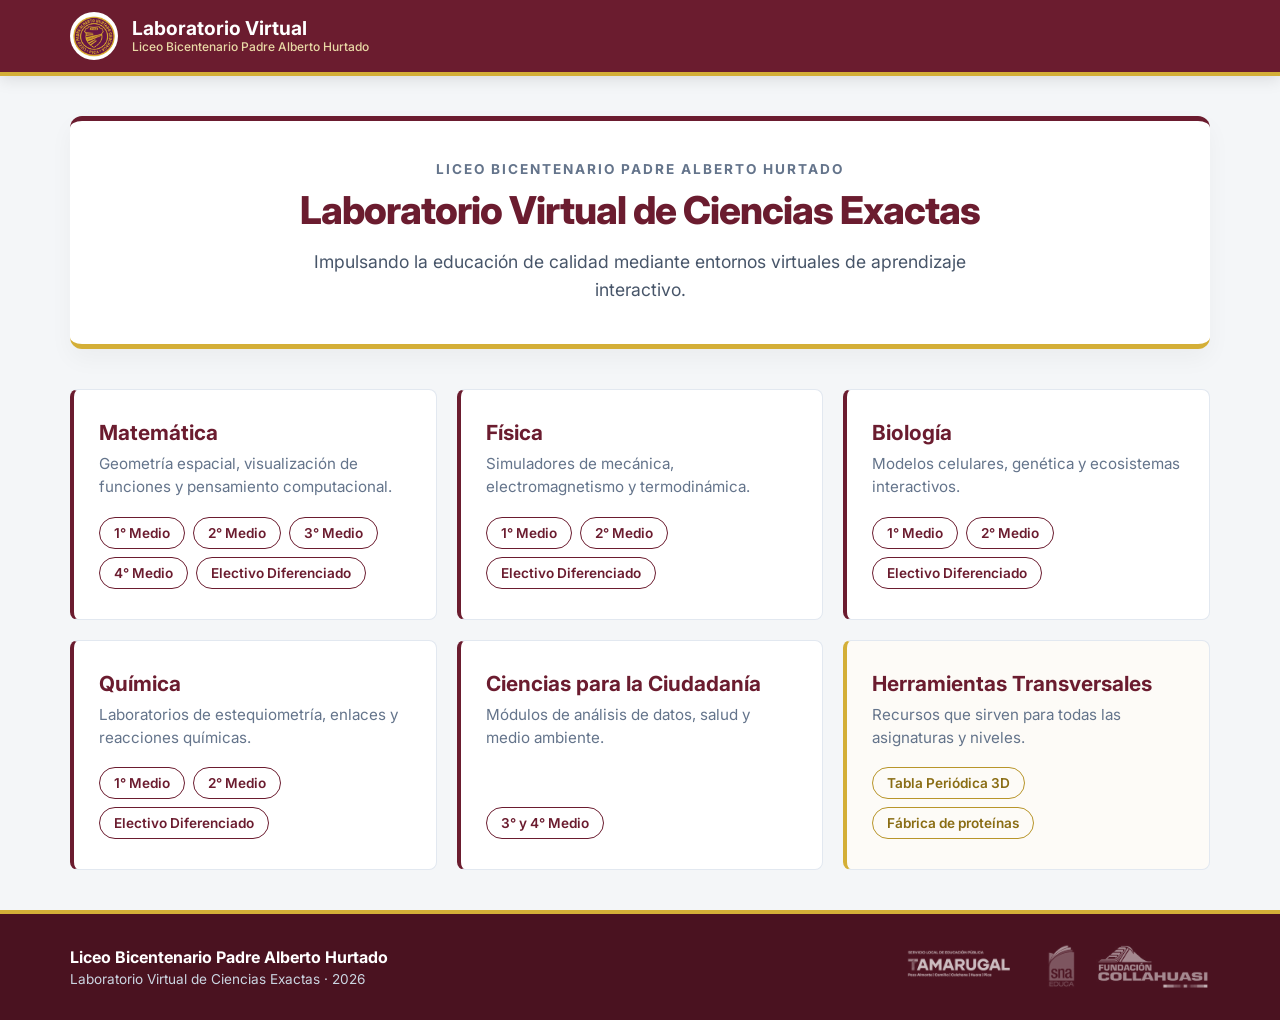
<file: index.html>
<!DOCTYPE html>
<html lang="es">
<head>
    <meta charset="UTF-8">
    <meta name="viewport" content="width=device-width, initial-scale=1.0">
    <title>Laboratorio Virtual - LBPH</title>
    <link href="https://fonts.googleapis.com/css2?family=Inter:wght@400;500;600;700;800&display=swap" rel="stylesheet">
    <link rel="stylesheet" href="css/estilo.css">
</head>
<body>

    <!-- HEADER -->
    <header class="site-header">
        <div class="header-inner">
            <a href="index.html" class="brand">
                <img src="img/lbph.png" alt="Logo Liceo Bicentenario Padre Alberto Hurtado" class="brand-logo">
                <span class="brand-text">
                    <span class="brand-name">Laboratorio Virtual</span>
                    <span class="brand-school">Liceo Bicentenario Padre Alberto Hurtado</span>
                </span>
            </a>
        </div>
    </header>

    <!-- CONTENIDO PRINCIPAL -->
    <main class="site-main">
        <div class="container">

            <!-- PRESENTACIÓN -->
            <section class="hero-box">
                <h3 class="subtitle-hero">Liceo Bicentenario Padre Alberto Hurtado</h3>
                <h1 class="main-title">Laboratorio Virtual de Ciencias Exactas</h1>
                <p class="description-hero">Impulsando la educación de calidad mediante entornos virtuales de aprendizaje interactivo.</p>
            </section>

            <!-- ASIGNATURAS -->
            <section class="dashboard-grid">

                <div class="subject-card">
                    <h3>Matemática</h3>
                    <p>Geometría espacial, visualización de funciones y pensamiento computacional.</p>
                    <ul class="level-links">
                        <li><a href="matematica/1-medio/index.html">1° Medio</a></li>
                        <li><a href="matematica/2-medio/index.html">2° Medio</a></li>
                        <li><a href="matematica/3-medio/index.html">3° Medio</a></li>
                        <li><a href="matematica/4-medio/index.html">4° Medio</a></li>
                        <li><a href="matematica/electivo/index.html">Electivo Diferenciado</a></li>
                    </ul>
                </div>

                <div class="subject-card">
                    <h3>Física</h3>
                    <p>Simuladores de mecánica, electromagnetismo y termodinámica.</p>
                    <ul class="level-links">
                        <li><a href="fisica/1-medio/index.html">1° Medio</a></li>
                        <li><a href="fisica/2-medio/index.html">2° Medio</a></li>
                        <li><a href="fisica/electivo/index.html">Electivo Diferenciado</a></li>
                    </ul>
                </div>

                <div class="subject-card">
                    <h3>Biología</h3>
                    <p>Modelos celulares, genética y ecosistemas interactivos.</p>
                    <ul class="level-links">
                        <li><a href="biologia/1-medio/index.html">1° Medio</a></li>
                        <li><a href="biologia/2-medio/index.html">2° Medio</a></li>
                        <li><a href="biologia/electivo/index.html">Electivo Diferenciado</a></li>
                    </ul>
                </div>

                <div class="subject-card">
                    <h3>Química</h3>
                    <p>Laboratorios de estequiometría, enlaces y reacciones químicas.</p>
                    <ul class="level-links">
                        <li><a href="quimica/1-medio/index.html">1° Medio</a></li>
                        <li><a href="quimica/2-medio/index.html">2° Medio</a></li>
                        <li><a href="quimica/electivo/index.html">Electivo Diferenciado</a></li>
                    </ul>
                </div>

                <div class="subject-card">
                    <h3>Ciencias para la Ciudadanía</h3>
                    <p>Módulos de análisis de datos, salud y medio ambiente.</p>
                    <ul class="level-links">
                        <li><a href="ciudadania/3-4-medio/index.html">3° y 4° Medio</a></li>
                    </ul>
                </div>

                <div class="subject-card highlight-card" id="herramientas">
                    <h3>Herramientas Transversales</h3>
                    <p>Recursos que sirven para todas las asignaturas y niveles.</p>
                    <ul class="level-links">
                        <li><a href="herramientas/tabla-periodica/index.html">Tabla Periódica 3D</a></li>
                        <li><a href="herramientas/ribosoma/index.html">Fábrica de proteínas</a></li>
                    </ul>
                </div>

            </section>
        </div>
    </main>

    <!-- FOOTER -->
    <footer class="site-footer">
        <div class="footer-inner">
            <div>
                <p class="footer-school">Liceo Bicentenario Padre Alberto Hurtado</p>
                <p class="footer-copy">Laboratorio Virtual de Ciencias Exactas · 2026</p>
            </div>
            <div class="footer-logos">
                <img src="img/slep.jpeg" alt="SLEP" class="partner-logo">
                <img src="img/sna.jpeg" alt="SNA" class="partner-logo">
                <img src="img/fc.jpeg" alt="Collahuasi" class="partner-logo">
            </div>
        </div>
    </footer>

</body>
</html>
</file>
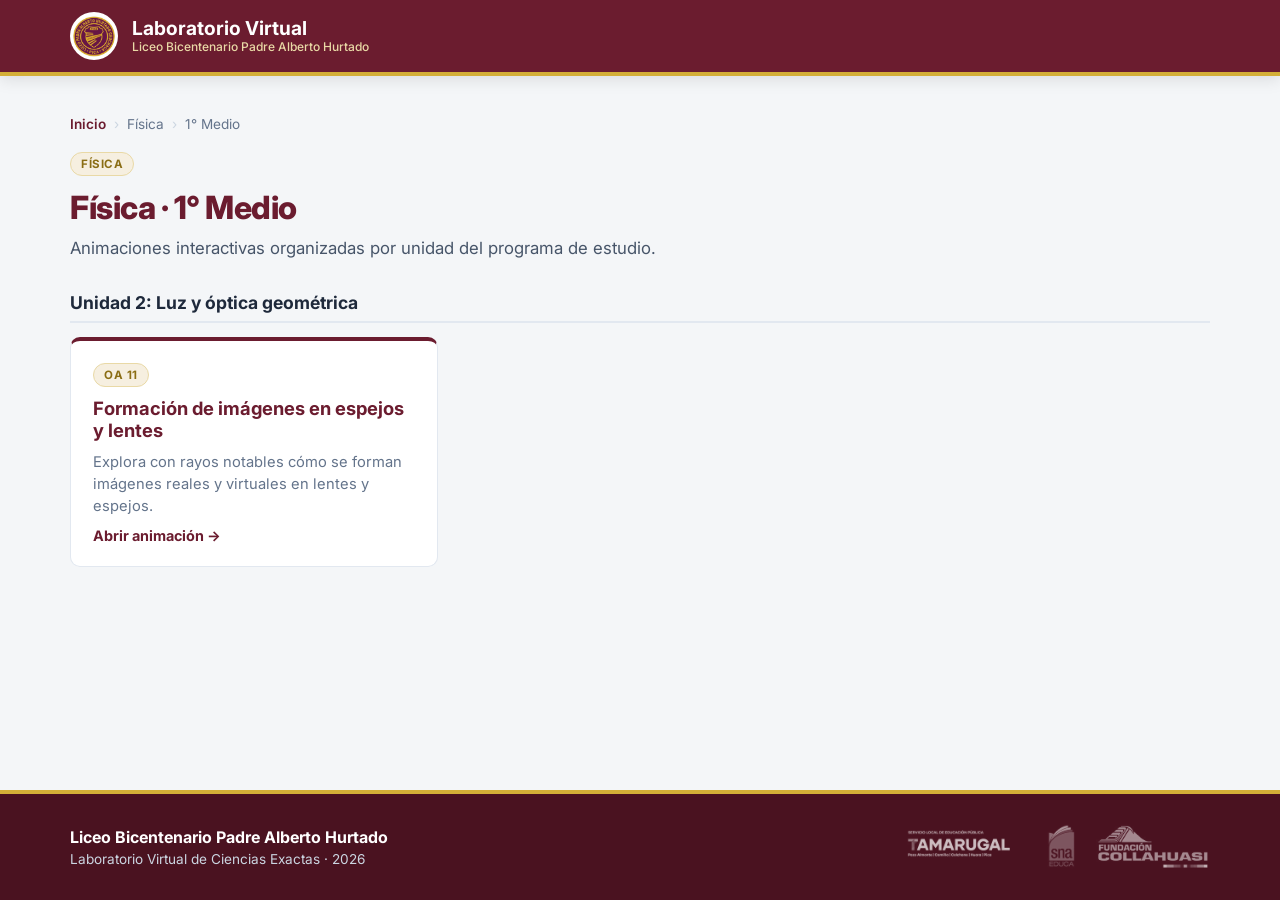
<file: fisica/1-medio/index.html>
<!DOCTYPE html>
<html lang="es">
<head>
    <meta charset="UTF-8">
    <meta name="viewport" content="width=device-width, initial-scale=1.0">
    <title>Física 1° Medio - Laboratorio Virtual</title>
    <link href="https://fonts.googleapis.com/css2?family=Inter:wght@400;500;600;700;800&display=swap" rel="stylesheet">
    <link rel="stylesheet" href="../../css/estilo.css">
</head>
<body>

    <!-- HEADER -->
    <header class="site-header">
        <div class="header-inner">
            <a href="../../index.html" class="brand">
                <img src="../../img/lbph.png" alt="Logo Liceo Bicentenario Padre Alberto Hurtado" class="brand-logo">
                <span class="brand-text">
                    <span class="brand-name">Laboratorio Virtual</span>
                    <span class="brand-school">Liceo Bicentenario Padre Alberto Hurtado</span>
                </span>
            </a>
        </div>
    </header>

    <!-- CONTENIDO PRINCIPAL: PÁGINA DE NIVEL -->
    <main class="site-main">
        <div class="container">

            <nav class="breadcrumb">
                <a href="../../index.html">Inicio</a>
                <span class="sep">›</span>
                <span>Física</span>
                <span class="sep">›</span>
                <span>1° Medio</span>
            </nav>

            <section class="page-head">
                <span class="tag">Física</span>
                <h1 class="page-title">Física · 1° Medio</h1>
                <p class="page-desc">Animaciones interactivas organizadas por unidad del programa de estudio.</p>
            </section>

            <!-- UNIDAD 2 -->
            <section class="unit-block">
                <h2 class="unit-title">Unidad 2: Luz y óptica geométrica</h2>
                <div class="anim-grid">
                    <a href="optica/index.html" class="anim-card">
                        <span class="tag">OA 11</span>
                        <h3>Formación de imágenes en espejos y lentes</h3>
                        <p>Explora con rayos notables cómo se forman imágenes reales y virtuales en lentes y espejos.</p>
                        <span class="abrir">Abrir animación →</span>
                    </a>
                </div>
            </section>

        </div>
    </main>

    <!-- FOOTER -->
    <footer class="site-footer">
        <div class="footer-inner">
            <div>
                <p class="footer-school">Liceo Bicentenario Padre Alberto Hurtado</p>
                <p class="footer-copy">Laboratorio Virtual de Ciencias Exactas · 2026</p>
            </div>
            <div class="footer-logos">
                <img src="../../img/slep.jpeg" alt="SLEP" class="partner-logo">
                <img src="../../img/sna.jpeg" alt="SNA" class="partner-logo">
                <img src="../../img/fc.jpeg" alt="Collahuasi" class="partner-logo">
            </div>
        </div>
    </footer>

</body>
</html>
</file>
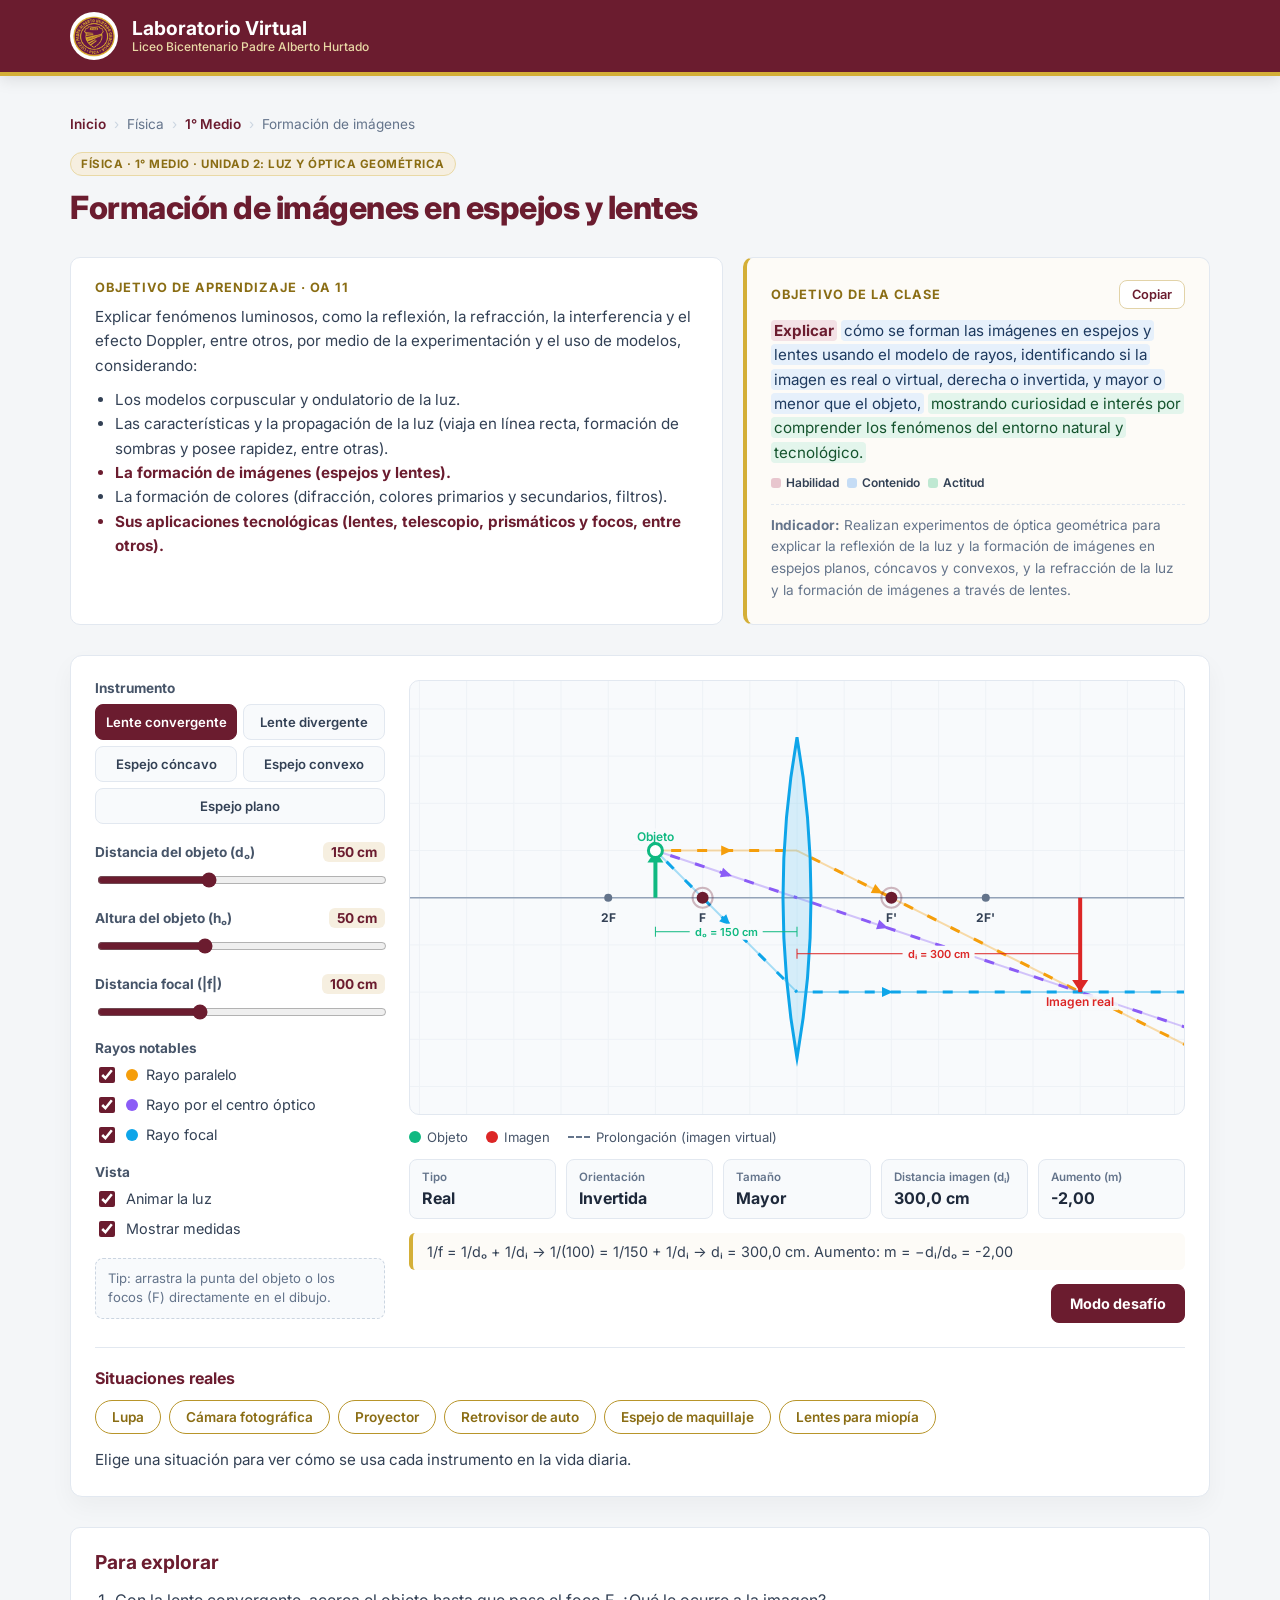
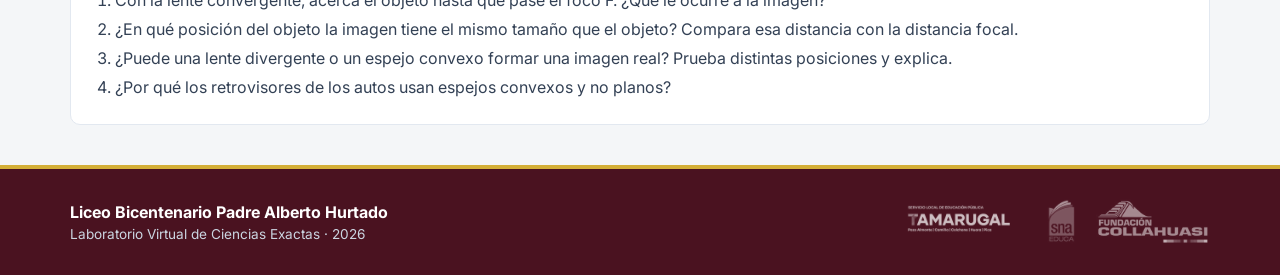
<file: fisica/1-medio/optica/index.html>
<!DOCTYPE html>
<html lang="es">
<head>
    <meta charset="UTF-8">
    <meta name="viewport" content="width=device-width, initial-scale=1.0">
    <title>Formación de imágenes - Laboratorio Virtual</title>
    <link href="https://fonts.googleapis.com/css2?family=Inter:wght@400;500;600;700;800&display=swap" rel="stylesheet">
    <link rel="stylesheet" href="../../../css/estilo.css">
    <link rel="stylesheet" href="simulador.css">
</head>
<body>

    <!-- HEADER -->
    <header class="site-header">
        <div class="header-inner">
            <a href="../../../index.html" class="brand">
                <img src="../../../img/lbph.png" alt="Logo Liceo Bicentenario Padre Alberto Hurtado" class="brand-logo">
                <span class="brand-text">
                    <span class="brand-name">Laboratorio Virtual</span>
                    <span class="brand-school">Liceo Bicentenario Padre Alberto Hurtado</span>
                </span>
            </a>
        </div>
    </header>

    <!-- CONTENIDO PRINCIPAL: ANIMACIÓN CON OA -->
    <main class="site-main">
        <div class="container">

            <nav class="breadcrumb">
                <a href="../../../index.html">Inicio</a>
                <span class="sep">›</span>
                <span>Física</span>
                <span class="sep">›</span>
                <a href="../index.html">1° Medio</a>
                <span class="sep">›</span>
                <span>Formación de imágenes</span>
            </nav>

            <section class="page-head">
                <span class="tag">Física · 1° Medio · Unidad 2: Luz y óptica geométrica</span>
                <h1 class="page-title">Formación de imágenes en espejos y lentes</h1>
            </section>

            <!-- FICHA DE LA CLASE -->
            <section class="lesson-grid">
                <article class="lesson-card">
                    <h2>Objetivo de Aprendizaje · OA 11</h2>
                    <p>Explicar fenómenos luminosos, como la reflexión, la refracción, la interferencia y el efecto Doppler, entre otros, por medio de la experimentación y el uso de modelos, considerando:</p>
                    <ul>
                        <li>Los modelos corpuscular y ondulatorio de la luz.</li>
                        <li>Las características y la propagación de la luz (viaja en línea recta, formación de sombras y posee rapidez, entre otras).</li>
                        <li class="destacado">La formación de imágenes (espejos y lentes).</li>
                        <li>La formación de colores (difracción, colores primarios y secundarios, filtros).</li>
                        <li class="destacado">Sus aplicaciones tecnológicas (lentes, telescopio, prismáticos y focos, entre otros).</li>
                    </ul>
                </article>
                <article class="lesson-card objetivo">
                    <div class="objetivo-cabecera">
                        <h2>Objetivo de la clase</h2>
                        <button type="button" class="btn-copiar" data-copiar="texto-objetivo">Copiar</button>
                    </div>
                    <div id="texto-objetivo">
                        <p class="objetivo-frase"><span class="obj-habilidad">Explicar</span> <span class="obj-contenido">cómo se forman las imágenes en espejos y lentes usando el modelo de rayos, identificando si la imagen es real o virtual, derecha o invertida, y mayor o menor que el objeto,</span> <span class="obj-actitud">mostrando curiosidad e interés por comprender los fenómenos del entorno natural y tecnológico.</span></p>
                        <ul class="objetivo-leyenda">
                            <li class="ley-habilidad">Habilidad</li>
                            <li class="ley-contenido">Contenido</li>
                            <li class="ley-actitud">Actitud</li>
                        </ul>
                        <p class="indicador"><strong>Indicador:</strong> Realizan experimentos de óptica geométrica para explicar la reflexión de la luz y la formación de imágenes en espejos planos, cóncavos y convexos, y la refracción de la luz y la formación de imágenes a través de lentes.</p>
                    </div>
                </article>
            </section>

            <!-- SIMULADOR -->
            <section class="sim">
                <div class="sim-layout">

                    <!-- Panel de control -->
                    <aside class="sim-panel">
                        <div class="sim-group">
                            <span class="sim-label">Instrumento</span>
                            <div class="sim-segment" id="instrumentos">
                                <button data-tipo="lente-conv" class="activo">Lente convergente</button>
                                <button data-tipo="lente-div">Lente divergente</button>
                                <button data-tipo="espejo-conc">Espejo cóncavo</button>
                                <button data-tipo="espejo-conv">Espejo convexo</button>
                                <button data-tipo="espejo-plano">Espejo plano</button>
                            </div>
                        </div>

                        <div class="sim-group">
                            <label class="sim-label" for="rango-d">Distancia del objeto (dₒ) <output id="valor-d">150 cm</output></label>
                            <input type="range" id="rango-d" min="10" max="380" value="150">
                        </div>

                        <div class="sim-group">
                            <label class="sim-label" for="rango-h">Altura del objeto (hₒ) <output id="valor-h">50 cm</output></label>
                            <input type="range" id="rango-h" min="10" max="120" value="50">
                        </div>

                        <div class="sim-group" id="grupo-f">
                            <label class="sim-label" for="rango-f">Distancia focal (|f|) <output id="valor-f">100 cm</output></label>
                            <input type="range" id="rango-f" min="20" max="250" value="100">
                        </div>

                        <div class="sim-group">
                            <span class="sim-label">Rayos notables</span>
                            <label class="sim-check"><input type="checkbox" id="ver-r1" checked><i class="dot r1"></i> Rayo paralelo</label>
                            <label class="sim-check"><input type="checkbox" id="ver-r2" checked><i class="dot r2"></i> <span id="nombre-r2">Rayo por el centro óptico</span></label>
                            <label class="sim-check"><input type="checkbox" id="ver-r3" checked><i class="dot r3"></i> Rayo focal</label>
                        </div>

                        <div class="sim-group">
                            <span class="sim-label">Vista</span>
                            <label class="sim-check"><input type="checkbox" id="ver-animacion" checked> Animar la luz</label>
                            <label class="sim-check"><input type="checkbox" id="ver-medidas" checked> Mostrar medidas</label>
                        </div>

                        <p class="sim-tip">Tip: arrastra la punta del objeto o los focos (F) directamente en el dibujo.</p>
                    </aside>

                    <!-- Escenario -->
                    <div class="sim-stage">
                        <div class="sim-canvas-wrap" id="contenedor-lienzo">
                            <canvas id="lienzo"></canvas>
                        </div>

                        <div class="sim-legend">
                            <span><i class="dot objeto"></i> Objeto</span>
                            <span><i class="dot imagen"></i> Imagen</span>
                            <span><i class="linea-virtual"></i> Prolongación (imagen virtual)</span>
                        </div>

                        <!-- Resultados -->
                        <div class="sim-results">
                            <div class="sim-chip"><span>Tipo</span><strong id="res-tipo">Real</strong></div>
                            <div class="sim-chip"><span>Orientación</span><strong id="res-orientacion">Invertida</strong></div>
                            <div class="sim-chip"><span>Tamaño</span><strong id="res-tamano">Mayor</strong></div>
                            <div class="sim-chip"><span>Distancia imagen (dᵢ)</span><strong id="res-di">300 cm</strong></div>
                            <div class="sim-chip"><span>Aumento (m)</span><strong id="res-m">-2,00</strong></div>
                        </div>
                        <p class="sim-ecuacion" id="ecuacion"></p>

                        <!-- Modo desafío -->
                        <div class="sim-desafio" id="panel-desafio" hidden>
                            <h3>Desafío: predice la imagen antes de verla</h3>
                            <div class="sim-pregunta" data-clave="tipo">
                                <span>Tipo:</span>
                                <button data-valor="Real">Real</button>
                                <button data-valor="Virtual">Virtual</button>
                            </div>
                            <div class="sim-pregunta" data-clave="orientacion">
                                <span>Orientación:</span>
                                <button data-valor="Derecha">Derecha</button>
                                <button data-valor="Invertida">Invertida</button>
                            </div>
                            <div class="sim-pregunta" data-clave="tamano">
                                <span>Tamaño:</span>
                                <button data-valor="Mayor">Mayor</button>
                                <button data-valor="Menor">Menor</button>
                                <button data-valor="Igual">Igual</button>
                            </div>
                            <div class="sim-desafio-acciones">
                                <button class="btn-principal" id="btn-comprobar">Comprobar</button>
                                <button class="btn-secundario" id="btn-nuevo">Nuevo desafío</button>
                                <span class="sim-puntaje" id="puntaje">Aciertos: 0 de 0</span>
                            </div>
                            <p class="sim-feedback" id="feedback"></p>
                        </div>

                        <div class="sim-acciones">
                            <button class="btn-principal" id="btn-desafio">Modo desafío</button>
                        </div>
                    </div>
                </div>

                <!-- Situaciones reales -->
                <div class="sim-situaciones">
                    <h3>Situaciones reales</h3>
                    <div class="sim-situaciones-botones" id="situaciones">
                        <button data-caso="lupa">Lupa</button>
                        <button data-caso="camara">Cámara fotográfica</button>
                        <button data-caso="proyector">Proyector</button>
                        <button data-caso="retrovisor">Retrovisor de auto</button>
                        <button data-caso="maquillaje">Espejo de maquillaje</button>
                        <button data-caso="miopia">Lentes para miopía</button>
                    </div>
                    <p class="sim-situacion-texto" id="texto-situacion">Elige una situación para ver cómo se usa cada instrumento en la vida diaria.</p>
                </div>
            </section>

            <!-- PREGUNTAS -->
            <section class="explora">
                <h2>Para explorar</h2>
                <ol>
                    <li>Con la lente convergente, acerca el objeto hasta que pase el foco F. ¿Qué le ocurre a la imagen?</li>
                    <li>¿En qué posición del objeto la imagen tiene el mismo tamaño que el objeto? Compara esa distancia con la distancia focal.</li>
                    <li>¿Puede una lente divergente o un espejo convexo formar una imagen real? Prueba distintas posiciones y explica.</li>
                    <li>¿Por qué los retrovisores de los autos usan espejos convexos y no planos?</li>
                </ol>
            </section>

        </div>
    </main>

    <script src="../../../js/objetivo.js"></script>
    <script src="simulador.js"></script>

    <!-- FOOTER -->
    <footer class="site-footer">
        <div class="footer-inner">
            <div>
                <p class="footer-school">Liceo Bicentenario Padre Alberto Hurtado</p>
                <p class="footer-copy">Laboratorio Virtual de Ciencias Exactas · 2026</p>
            </div>
            <div class="footer-logos">
                <img src="../../../img/slep.jpeg" alt="SLEP" class="partner-logo">
                <img src="../../../img/sna.jpeg" alt="SNA" class="partner-logo">
                <img src="../../../img/fc.jpeg" alt="Collahuasi" class="partner-logo">
            </div>
        </div>
    </footer>

</body>
</html>
</file>
<file: css/estilo.css>
/* =========================================
   LABORATORIO VIRTUAL - ESTILO GENERAL
   Colores: burdeos #6B1C2F y dorado #D4AF37
   ========================================= */

* {
    box-sizing: border-box;
}

body {
    margin: 0;
    font-family: 'Inter', sans-serif;
    background-color: #f4f6f8;
    color: #1e293b;
    display: flex;
    flex-direction: column;
    min-height: 100vh;
}

/* --- HEADER --- */
.site-header {
    background-color: #6B1C2F;
    border-bottom: 4px solid #D4AF37;
    position: sticky;
    top: 0;
    z-index: 100;
    box-shadow: 0 4px 15px rgba(0, 0, 0, 0.1);
}

.header-inner {
    max-width: 1200px;
    margin: 0 auto;
    padding: 12px 30px;
    display: flex;
    align-items: center;
    justify-content: space-between;
    gap: 20px;
}

.brand {
    display: flex;
    align-items: center;
    gap: 14px;
    color: #ffffff;
    text-decoration: none;
}

.brand-logo {
    height: 48px;
    width: 48px;
    background: #ffffff;
    border-radius: 50%;
    padding: 3px;
    object-fit: contain;
}

.brand-text {
    display: flex;
    flex-direction: column;
    line-height: 1.2;
}

.brand-name {
    font-size: 1.2rem;
    font-weight: 700;
}

.brand-school {
    font-size: 0.75rem;
    color: #e9d9a6;
    font-weight: 500;
}

/* --- CONTENIDO PRINCIPAL --- */
.site-main {
    flex: 1;
    width: 100%;
}

.container {
    max-width: 1200px;
    margin: 0 auto;
    padding: 40px 30px;
}

/* --- HERO --- */
.hero-box {
    background: #ffffff;
    border-top: 5px solid #6B1C2F;
    border-bottom: 5px solid #D4AF37;
    padding: 40px;
    border-radius: 12px;
    text-align: center;
    margin-bottom: 40px;
    box-shadow: 0 10px 25px rgba(0, 0, 0, 0.04);
}

.subtitle-hero {
    color: #64748b;
    text-transform: uppercase;
    letter-spacing: 2px;
    font-size: 0.85rem;
    margin: 0 0 10px 0;
}

.main-title {
    color: #6B1C2F;
    font-size: 2.4rem;
    font-weight: 800;
    margin: 0 0 15px 0;
    letter-spacing: -1px;
}

.description-hero {
    color: #475569;
    font-size: 1.1rem;
    max-width: 700px;
    margin: 0 auto;
    line-height: 1.6;
}

/* --- TARJETAS DE ASIGNATURAS --- */
.dashboard-grid {
    display: grid;
    grid-template-columns: repeat(auto-fit, minmax(300px, 1fr));
    gap: 20px;
}

.subject-card {
    background: #ffffff;
    padding: 30px 25px;
    border-radius: 8px;
    border: 1px solid #e2e8f0;
    border-left: 4px solid #6B1C2F;
    transition: 0.2s;
    display: flex;
    flex-direction: column;
}

.subject-card:hover {
    box-shadow: 0 10px 20px rgba(0, 0, 0, 0.06);
    border-left-color: #D4AF37;
}

.subject-card h3 {
    color: #6B1C2F;
    margin: 0 0 8px 0;
    font-size: 1.3rem;
}

.subject-card p {
    color: #64748b;
    margin: 0 0 18px 0;
    font-size: 0.95rem;
    line-height: 1.5;
}

.level-links {
    list-style: none;
    padding: 0;
    margin: auto 0 0 0;
    display: flex;
    flex-wrap: wrap;
    gap: 8px;
}

.level-links a {
    display: inline-block;
    padding: 7px 14px;
    border: 1px solid #6B1C2F;
    border-radius: 20px;
    color: #6B1C2F;
    text-decoration: none;
    font-size: 0.85rem;
    font-weight: 600;
    transition: 0.2s;
}

.level-links a:hover {
    background-color: #6B1C2F;
    color: #ffffff;
}

/* Tarjeta de Herramientas Transversales */
.highlight-card {
    border-left-color: #D4AF37;
    background: #fdfbf7;
}

.highlight-card .level-links a {
    border-color: #b8952a;
    color: #8a6d14;
}

.highlight-card .level-links a:hover {
    background-color: #D4AF37;
    color: #1e293b;
}

/* --- FOOTER --- */
.site-footer {
    background-color: #4A1220;
    border-top: 4px solid #D4AF37;
    color: #e2e8f0;
}

.footer-inner {
    max-width: 1200px;
    margin: 0 auto;
    padding: 30px;
    display: flex;
    align-items: center;
    justify-content: space-between;
    flex-wrap: wrap;
    gap: 20px;
}

.footer-school {
    margin: 0 0 4px 0;
    font-weight: 700;
    color: #ffffff;
}

.footer-copy {
    margin: 0;
    font-size: 0.85rem;
    color: #cbd5e1;
}

.footer-logos {
    display: flex;
    gap: 12px;
    align-items: center;
}

.partner-logo {
    height: 46px;
    object-fit: contain;
    border-radius: 6px;
    filter: grayscale(1) invert(1);
    mix-blend-mode: screen;
    opacity: 0.85;
    transition: 0.3s;
}

.partner-logo:hover {
    filter: none;
    mix-blend-mode: normal;
    opacity: 1;
}

/* --- PÁGINAS INTERNAS (nivel y animación) --- */
.breadcrumb {
    display: flex;
    flex-wrap: wrap;
    align-items: center;
    gap: 8px;
    font-size: 0.85rem;
    color: #64748b;
    margin-bottom: 20px;
}

.breadcrumb a {
    color: #6B1C2F;
    text-decoration: none;
    font-weight: 600;
}

.breadcrumb a:hover {
    text-decoration: underline;
}

.breadcrumb .sep {
    color: #cbd5e1;
}

.page-head {
    margin-bottom: 30px;
}

.tag {
    display: inline-block;
    background: #f6efe0;
    color: #8a6d14;
    border: 1px solid #e9d9a6;
    font-size: 0.72rem;
    font-weight: 700;
    padding: 4px 10px;
    border-radius: 20px;
    text-transform: uppercase;
    letter-spacing: 0.5px;
}

.page-title {
    color: #6B1C2F;
    font-size: 2rem;
    font-weight: 800;
    letter-spacing: -0.5px;
    margin: 12px 0 8px 0;
}

.page-desc {
    color: #475569;
    font-size: 1.05rem;
    line-height: 1.6;
    max-width: 800px;
    margin: 0;
}

/* Lista de animaciones de un nivel */
.unit-block {
    margin-bottom: 35px;
}

.unit-title {
    font-size: 1.1rem;
    color: #1e293b;
    margin: 0 0 14px 0;
    padding-bottom: 8px;
    border-bottom: 2px solid #e2e8f0;
}

.anim-grid {
    display: grid;
    grid-template-columns: repeat(auto-fill, minmax(280px, 1fr));
    gap: 18px;
}

.anim-card {
    background: #ffffff;
    border: 1px solid #e2e8f0;
    border-top: 4px solid #6B1C2F;
    border-radius: 10px;
    padding: 22px;
    text-decoration: none;
    color: inherit;
    display: flex;
    flex-direction: column;
    gap: 10px;
    transition: 0.2s;
}

.anim-card:hover {
    transform: translateY(-3px);
    box-shadow: 0 10px 20px rgba(0, 0, 0, 0.06);
    border-top-color: #D4AF37;
}

.anim-card h3 {
    margin: 0;
    color: #6B1C2F;
    font-size: 1.15rem;
}

.anim-card p {
    margin: 0;
    color: #64748b;
    font-size: 0.92rem;
    line-height: 1.5;
}

.anim-card .tag {
    align-self: flex-start;
}

.anim-card .abrir {
    margin-top: auto;
    font-weight: 700;
    color: #6B1C2F;
    font-size: 0.9rem;
}

/* Ficha de la clase: OA y objetivo */
.lesson-grid {
    display: grid;
    grid-template-columns: 1.4fr 1fr;
    gap: 20px;
    margin-bottom: 30px;
}

.lesson-card {
    background: #ffffff;
    border: 1px solid #e2e8f0;
    border-radius: 10px;
    padding: 22px 24px;
}

.lesson-card h2 {
    font-size: 0.8rem;
    text-transform: uppercase;
    letter-spacing: 1px;
    color: #8a6d14;
    margin: 0 0 10px 0;
}

.lesson-card p,
.lesson-card li {
    color: #334155;
    font-size: 0.95rem;
    line-height: 1.6;
}

.lesson-card p {
    margin: 0 0 10px 0;
}

.lesson-card ul {
    margin: 0;
    padding-left: 20px;
}

.lesson-card li.destacado {
    color: #6B1C2F;
    font-weight: 700;
}

.lesson-card.objetivo {
    border-left: 4px solid #D4AF37;
    background: #fdfbf7;
}

.lesson-card .indicador {
    font-size: 0.85rem;
    color: #64748b;
    border-top: 1px dashed #e2e8f0;
    padding-top: 10px;
    margin: 12px 0 0 0;
}

/* Objetivo de la clase: habilidad + contenido + actitud, con botón Copiar */
.objetivo-cabecera {
    display: flex;
    justify-content: space-between;
    align-items: center;
    gap: 10px;
    margin-bottom: 10px;
}

.objetivo-cabecera h2 {
    margin: 0;
}

.btn-copiar {
    display: inline-flex;
    align-items: center;
    gap: 6px;
    font-family: 'Inter', sans-serif;
    font-size: 0.8rem;
    font-weight: 600;
    color: #6B1C2F;
    background: #ffffff;
    border: 1px solid #e2d3a8;
    border-radius: 8px;
    padding: 6px 12px;
    cursor: pointer;
    transition: 0.2s;
}

.btn-copiar:hover {
    background: #f6efe0;
    border-color: #D4AF37;
}

.btn-copiar.copiado {
    background: #10B981;
    border-color: #10B981;
    color: #ffffff;
}

.obj-habilidad,
.obj-contenido,
.obj-actitud {
    border-radius: 4px;
    padding: 1px 3px;
    -webkit-box-decoration-break: clone;
    box-decoration-break: clone;
}

.obj-habilidad { background: #f3e1e5; color: #6B1C2F; font-weight: 700; }
.obj-contenido { background: #e6f0fb; color: #1e3a5f; }
.obj-actitud { background: #e3f5ec; color: #14532d; }

.lesson-card .objetivo-leyenda {
    display: flex;
    flex-wrap: wrap;
    gap: 8px;
    margin: 0;
    padding: 0;
    list-style: none;
}

.lesson-card .objetivo-leyenda li {
    font-size: 0.75rem;
    font-weight: 600;
    line-height: 1.4;
}

.objetivo-leyenda li::before {
    content: '';
    display: inline-block;
    width: 10px;
    height: 10px;
    border-radius: 3px;
    margin-right: 5px;
    vertical-align: -1px;
}

.objetivo-leyenda .ley-habilidad::before { background: #e8c6ce; }
.objetivo-leyenda .ley-contenido::before { background: #c5dcf5; }
.objetivo-leyenda .ley-actitud::before { background: #bfe8d2; }

/* Preguntas para explorar */
.explora {
    background: #ffffff;
    border: 1px solid #e2e8f0;
    border-radius: 10px;
    padding: 22px 24px;
    margin-top: 30px;
}

.explora h2 {
    margin: 0 0 12px 0;
    color: #6B1C2F;
    font-size: 1.2rem;
}

.explora ol {
    margin: 0;
    padding-left: 20px;
    color: #334155;
    line-height: 1.8;
}

/* --- CELULAR --- */
@media (max-width: 700px) {
    .header-inner { padding: 12px 16px; }
    .container { padding: 25px 16px; }
    .hero-box { padding: 25px; }
    .main-title { font-size: 1.8rem; }
    .footer-inner { flex-direction: column; text-align: center; }
    .page-title { font-size: 1.6rem; }
}

@media (max-width: 900px) {
    .lesson-grid { grid-template-columns: 1fr; }
}
</file>
<file: fisica/1-medio/optica/simulador.css>
/* =========================================
   SIMULADOR: FORMACIÓN DE IMÁGENES
   ========================================= */

.sim {
    background: #ffffff;
    border: 1px solid #e2e8f0;
    border-radius: 12px;
    padding: 24px;
    box-shadow: 0 10px 25px rgba(0, 0, 0, 0.04);
}

.sim-layout {
    display: grid;
    grid-template-columns: 290px 1fr;
    gap: 24px;
}

/* --- Panel de control --- */
.sim-panel {
    display: flex;
    flex-direction: column;
    gap: 18px;
}

.sim-group {
    display: flex;
    flex-direction: column;
    gap: 8px;
}

.sim-label {
    font-size: 0.85rem;
    font-weight: 700;
    color: #475569;
    display: flex;
    justify-content: space-between;
    align-items: center;
}

.sim-label output {
    font-size: 0.85rem;
    color: #6B1C2F;
    background: #f6efe0;
    padding: 2px 8px;
    border-radius: 6px;
}

.sim-segment {
    display: grid;
    grid-template-columns: 1fr 1fr;
    gap: 6px;
}

.sim-segment button {
    font-family: 'Inter', sans-serif;
    font-size: 0.82rem;
    font-weight: 600;
    padding: 9px 8px;
    border: 1px solid #e2e8f0;
    background: #f8fafc;
    color: #334155;
    border-radius: 8px;
    cursor: pointer;
    transition: 0.2s;
}

.sim-segment button:last-child {
    grid-column: span 2;
}

.sim-segment button:hover {
    border-color: #6B1C2F;
}

.sim-segment button.activo {
    background: #6B1C2F;
    border-color: #6B1C2F;
    color: #ffffff;
}

.sim input[type="range"] {
    width: 100%;
    accent-color: #6B1C2F;
    cursor: pointer;
}

.sim-group.deshabilitado {
    opacity: 0.4;
    pointer-events: none;
}

.sim-check {
    display: flex;
    align-items: center;
    gap: 8px;
    font-size: 0.9rem;
    color: #334155;
    cursor: pointer;
}

.sim-check input {
    accent-color: #6B1C2F;
    width: 16px;
    height: 16px;
}

.dot {
    display: inline-block;
    width: 12px;
    height: 12px;
    border-radius: 50%;
}

.dot.r1 { background: #F59E0B; }
.dot.r2 { background: #8B5CF6; }
.dot.r3 { background: #0EA5E9; }
.dot.objeto { background: #10B981; }
.dot.imagen { background: #DC2626; }

.sim-tip {
    font-size: 0.82rem;
    color: #64748b;
    background: #f8fafc;
    border: 1px dashed #cbd5e1;
    border-radius: 8px;
    padding: 10px 12px;
    margin: 0;
    line-height: 1.5;
}

/* --- Escenario --- */
.sim-stage {
    min-width: 0;
    display: flex;
    flex-direction: column;
    gap: 14px;
}

.sim-canvas-wrap {
    width: 100%;
    border: 1px solid #e2e8f0;
    border-radius: 10px;
    overflow: hidden;
    background: #f8fafc;
}

#lienzo {
    display: block;
    width: 100%;
    touch-action: none;
}

.sim-legend {
    display: flex;
    flex-wrap: wrap;
    gap: 18px;
    font-size: 0.82rem;
    color: #475569;
}

.sim-legend span {
    display: flex;
    align-items: center;
    gap: 6px;
}

.linea-virtual {
    display: inline-block;
    width: 22px;
    border-top: 2px dashed #64748b;
}

/* --- Resultados --- */
.sim-results {
    display: grid;
    grid-template-columns: repeat(5, 1fr);
    gap: 10px;
}

.sim-chip {
    background: #f8fafc;
    border: 1px solid #e2e8f0;
    border-radius: 8px;
    padding: 10px 12px;
    display: flex;
    flex-direction: column;
    gap: 4px;
}

.sim-chip span {
    font-size: 0.72rem;
    color: #64748b;
    font-weight: 600;
}

.sim-chip strong {
    font-size: 1rem;
    color: #1e293b;
}

.sim-ecuacion {
    margin: 0;
    font-size: 0.9rem;
    color: #334155;
    background: #fdfbf7;
    border-left: 4px solid #D4AF37;
    padding: 10px 14px;
    border-radius: 6px;
}

/* --- Botones --- */
.btn-principal,
.btn-secundario {
    font-family: 'Inter', sans-serif;
    font-weight: 700;
    font-size: 0.9rem;
    padding: 10px 18px;
    border-radius: 8px;
    cursor: pointer;
    transition: 0.2s;
}

.btn-principal {
    background: #6B1C2F;
    color: #ffffff;
    border: 1px solid #6B1C2F;
}

.btn-principal:hover {
    background: #4A1220;
}

.btn-secundario {
    background: #ffffff;
    color: #6B1C2F;
    border: 1px solid #6B1C2F;
}

.btn-secundario:hover {
    background: #f6efe0;
}

.sim-acciones {
    display: flex;
    justify-content: flex-end;
}

/* --- Modo desafío --- */
.sim-desafio {
    background: #fdfbf7;
    border: 1px solid #e9d9a6;
    border-radius: 10px;
    padding: 18px;
}

.sim-desafio h3 {
    margin: 0 0 12px 0;
    color: #6B1C2F;
    font-size: 1rem;
}

.sim-pregunta {
    display: flex;
    flex-wrap: wrap;
    align-items: center;
    gap: 8px;
    margin-bottom: 10px;
}

.sim-pregunta span {
    width: 100px;
    font-weight: 600;
    font-size: 0.9rem;
    color: #334155;
}

.sim-pregunta button {
    font-family: 'Inter', sans-serif;
    font-size: 0.85rem;
    font-weight: 600;
    padding: 7px 14px;
    border-radius: 20px;
    border: 1px solid #cbd5e1;
    background: #ffffff;
    color: #334155;
    cursor: pointer;
}

.sim-pregunta button.elegido {
    background: #6B1C2F;
    border-color: #6B1C2F;
    color: #ffffff;
}

.sim-pregunta button.correcto {
    background: #10B981;
    border-color: #10B981;
    color: #ffffff;
}

.sim-pregunta button.incorrecto {
    background: #DC2626;
    border-color: #DC2626;
    color: #ffffff;
}

.sim-desafio-acciones {
    display: flex;
    flex-wrap: wrap;
    align-items: center;
    gap: 10px;
    margin-top: 6px;
}

.sim-puntaje {
    margin-left: auto;
    font-weight: 700;
    color: #8a6d14;
}

.sim-feedback {
    margin: 10px 0 0 0;
    font-size: 0.9rem;
    color: #334155;
}

/* --- Situaciones reales --- */
.sim-situaciones {
    margin-top: 24px;
    border-top: 1px solid #e2e8f0;
    padding-top: 20px;
}

.sim-situaciones h3 {
    margin: 0 0 12px 0;
    color: #6B1C2F;
    font-size: 1rem;
}

.sim-situaciones-botones {
    display: flex;
    flex-wrap: wrap;
    gap: 8px;
}

.sim-situaciones-botones button {
    font-family: 'Inter', sans-serif;
    font-size: 0.85rem;
    font-weight: 600;
    padding: 8px 16px;
    border-radius: 20px;
    border: 1px solid #b8952a;
    background: #ffffff;
    color: #8a6d14;
    cursor: pointer;
    transition: 0.2s;
}

.sim-situaciones-botones button:hover,
.sim-situaciones-botones button.activo {
    background: #D4AF37;
    border-color: #D4AF37;
    color: #1e293b;
}

.sim-situacion-texto {
    margin: 14px 0 0 0;
    color: #334155;
    line-height: 1.6;
    font-size: 0.95rem;
}

/* --- Pantallas pequeñas --- */
@media (max-width: 1000px) {
    .sim-layout { grid-template-columns: 1fr; }
    .sim-results { grid-template-columns: repeat(2, 1fr); }
    /* En tablet y celular el dibujo va primero y los controles debajo */
    .sim-stage { order: -1; }
}

@media (max-width: 700px) {
    .sim { padding: 16px; }
}

/* --- Celulares --- */
@media (max-width: 600px) {
    .sim { padding: 12px; }
    .sim-segment button { padding: 11px 6px; font-size: 0.8rem; }
    .sim-check { padding: 4px 0; }
    .sim-check input { width: 20px; height: 20px; }
    .sim input[type="range"] { height: 28px; }
    .sim-legend { gap: 12px; }
    .sim-chip { padding: 8px 10px; }
    .sim-chip strong { font-size: 0.95rem; }
    .sim-acciones .btn-principal { width: 100%; }
    .sim-pregunta span { width: 100%; }
    .sim-pregunta button { padding: 9px 14px; }
    .sim-puntaje { margin-left: 0; width: 100%; }
}
</file>
